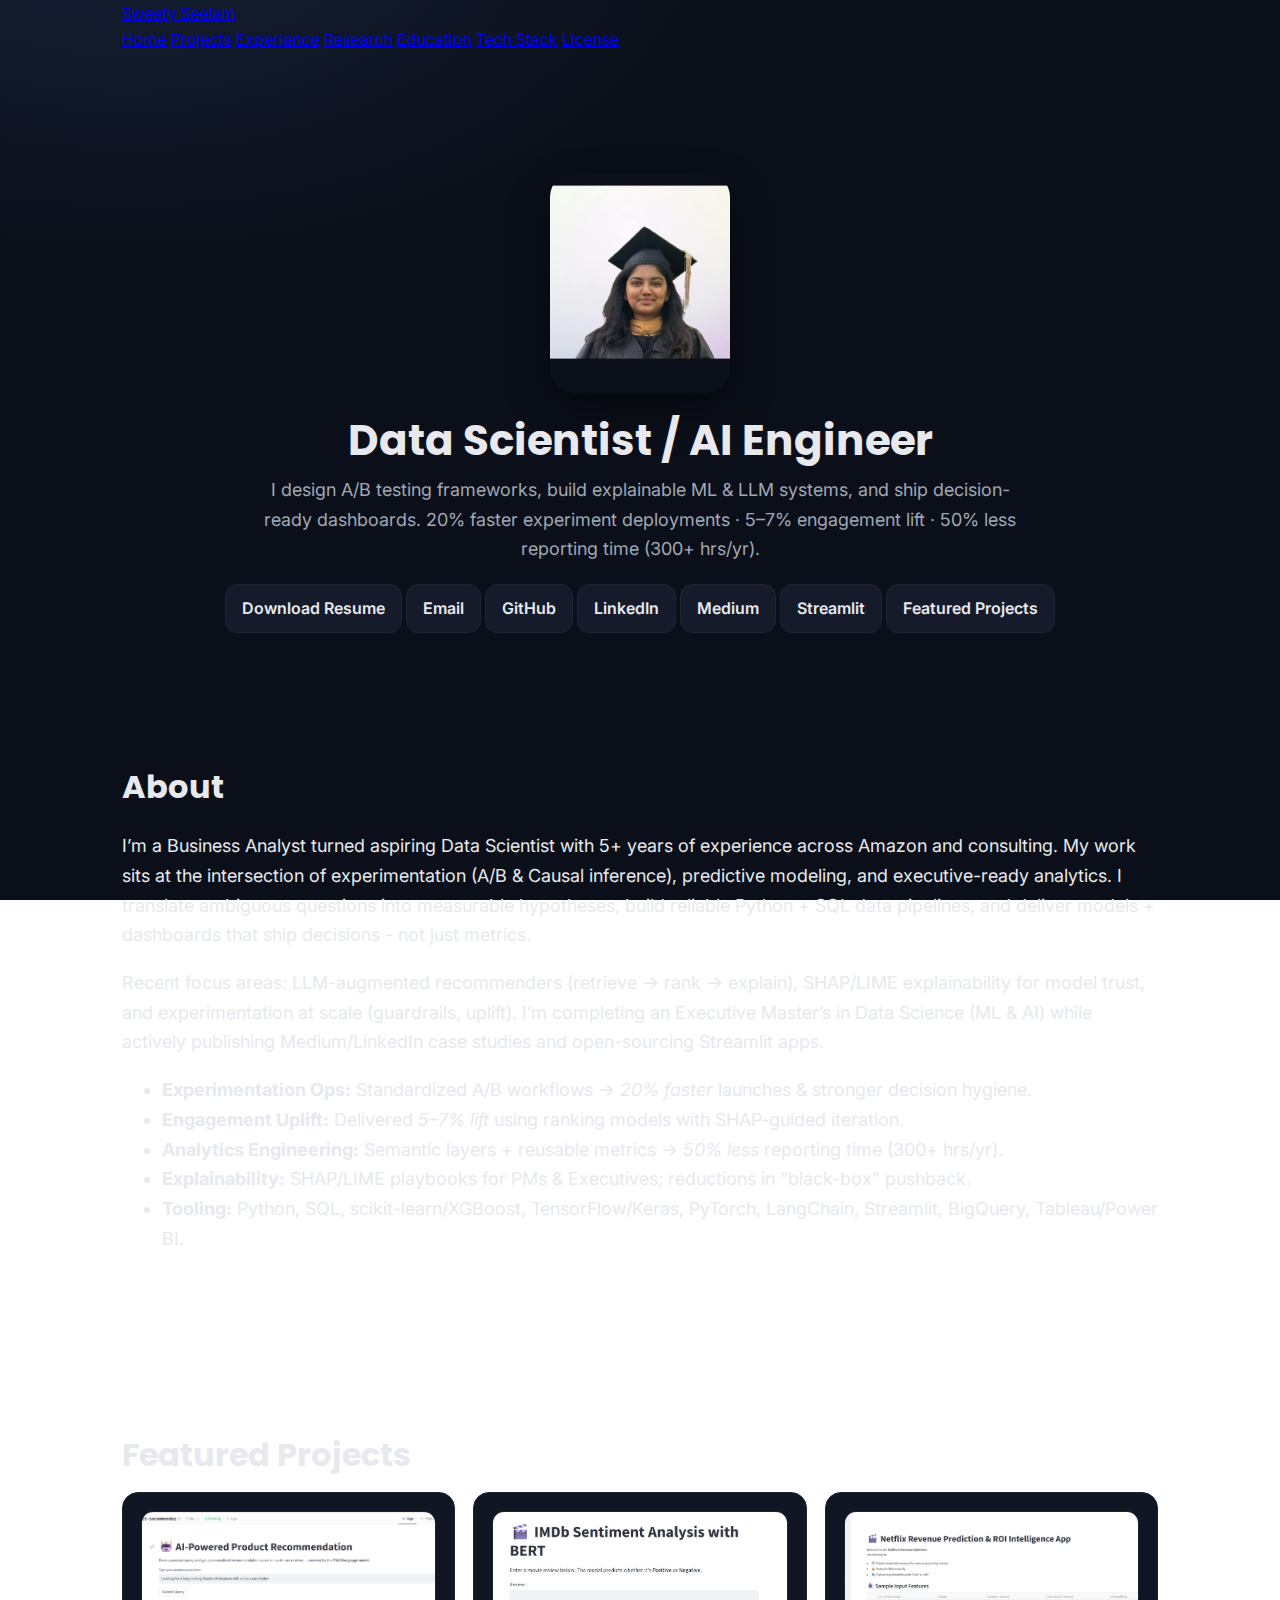
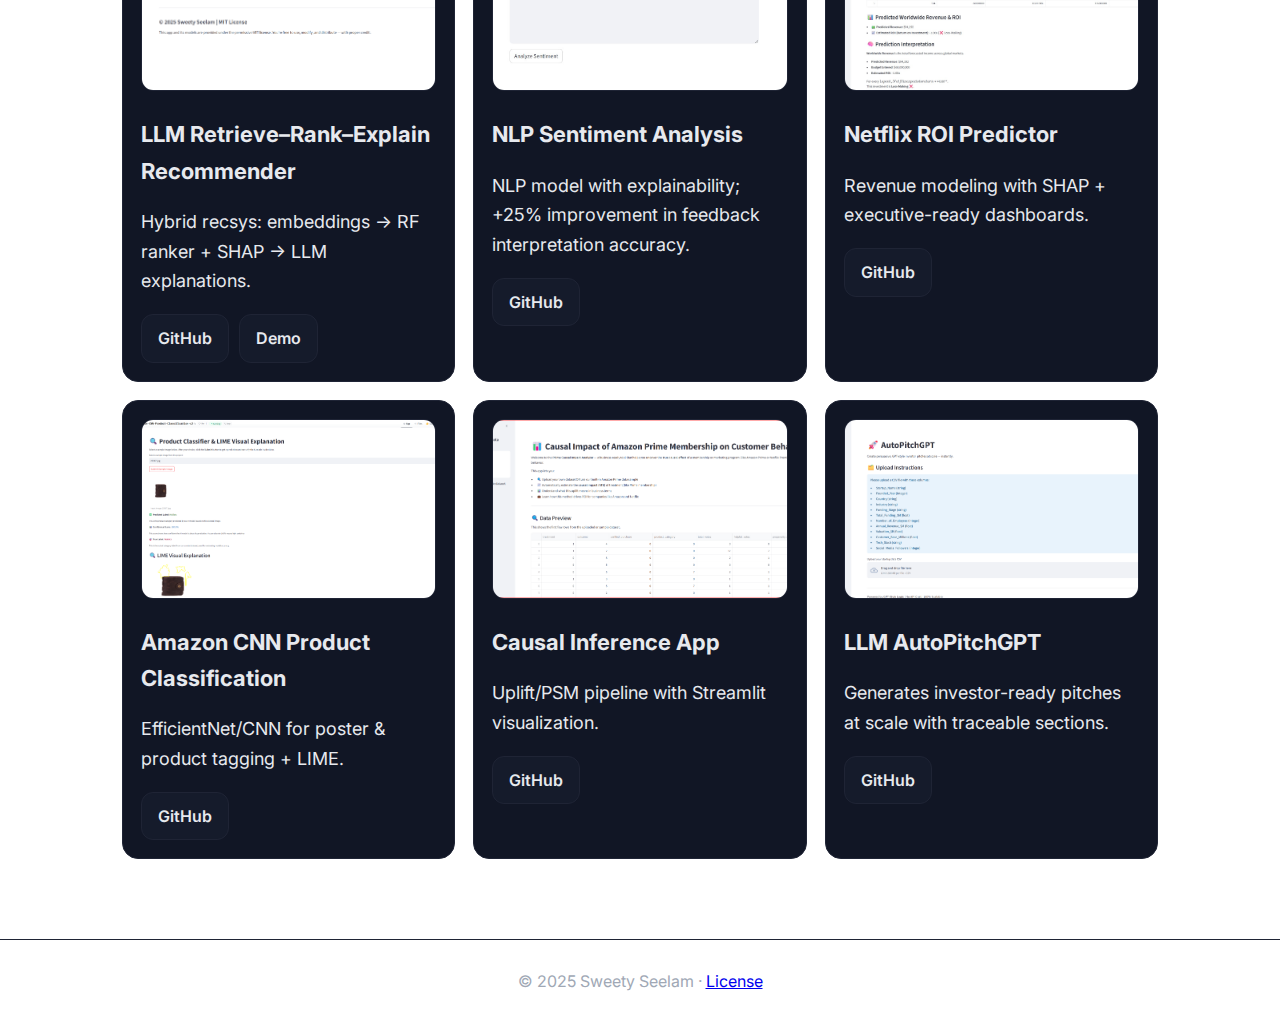
<file: index.html>
<!DOCTYPE html> 
<html lang="en" light-mode="dark">
<head>
  <meta charset="UTF-8" />
  <title>Sweety Seelam | Data Scientist / AI Engineer</title>
  <meta name="viewport" content="width=device-width, initial-scale=1" />
  <!-- Global CSS -->
  <link rel="stylesheet" href="assets/css/main.css" />
  <link rel="stylesheet" href="assets/css/app.css" />
  <!-- Page CSS -->
  <link rel="stylesheet" href="assets/css/home.css" />
  <link rel="stylesheet" href="assets/css/cursor.css" />
  <style>
    /* Hero avatar: rectangular, smaller height, less white space above head */
    .hero .avatar{
      width: 180px;                     /* overall width of the frame */
      height: 220px;                    /* shorter visible height */
      margin: 0 auto 1.5rem;
      border: none !important;          /* kill any circle/red border from other CSS */
      border-radius: 24px !important;   /* rounded rectangle */
      overflow: hidden !important;      /* crop inside this frame */
      box-shadow: 0 18px 40px rgba(0,0,0,0.45);
      display: flex;
      justify-content: center;
      align-items: center;
    }

    .hero .avatar img{
      width: 100%;
      height: auto;
      object-fit: cover;
      transform: translateY(-6%);       /* move image slightly up → less white above hat */
      display: block;
    }

    /* Button spacing on small screens */
    .hero-actions{
      flex-wrap: wrap;
      gap: .6rem;
    }
  </style>
</head>
<body class="no-scroll-preload">

  <!-- Top nav -->
  <header class="site-header">
    <div class="container nav-wrap">
      <a class="brand" href="index.html">Sweety Seelam</a>
      <nav class="main-nav">
        <a class="active" href="index.html">Home</a>
        <a href="projects.html">Projects</a>
        <a href="experience.html">Experience</a>
        <a href="research.html">Research</a>
        <a href="education.html">Education</a>
        <a href="techstack.html">Tech Stack</a>
        <a href="license.html">License</a>
      </nav>
    </div>
  </header>

  <!-- Hero -->
  <section class="hero">
    <div class="container hero-inner">
      <div class="avatar">
        <!-- Put your image at assets/images/home/profile.png (exact name, lowercase) -->
        <img src="assets/images/home/profile.png" alt="Sweety Seelam" />
      </div>

      <h1>Data Scientist / AI Engineer</h1>
      <p class="subtitle">
        I design A/B testing frameworks, build explainable ML & LLM systems, and ship decision-ready dashboards.
        20% faster experiment deployments · 5–7% engagement lift · 50% less reporting time (300+ hrs/yr).
      </p>

      <div class="hero-actions">
        <!-- Make sure the file exists at /assets/docs/Sweety_Seelam_Resume_2025.pdf -->
        <a class="btn primary" href="assets/docs/Sweety_Seelam_Resume_2025.pdf" download="Sweety_Seelam_Resume_2025.pdf">Download Resume</a>
        <a class="btn primary" href="mailto:sweetyseelam8@gmail.com">Email</a>
        <a class="btn" href="https://github.com/SweetySeelam2" target="_blank" rel="noopener">GitHub</a>
        <a class="btn" href="https://www.linkedin.com/in/sweetyrao670/" target="_blank" rel="noopener">LinkedIn</a>
        <a class="btn" href="https://medium.com/@sweetyseelam" target="_blank" rel="noopener">Medium</a>
        <a class="btn" href="https://share.streamlit.io/user/sweetyseelam2" target="_blank" rel="noopener">Streamlit</a>
        <a class="btn" href="#featured-projects">Featured Projects</a>
      </div>
    </div>
  </section>

  <!-- About (expanded) -->
  <section class="section">
    <div class="container">
      <h2>About</h2>

      <p class="about-blurb">
        I’m a Business Analyst turned aspiring Data Scientist with 5+ years of experience across Amazon and consulting.
        My work sits at the intersection of experimentation (A/B & Causal inference), predictive modeling, and
        executive-ready analytics. I translate ambiguous questions into measurable hypotheses, build reliable
        Python + SQL data pipelines, and deliver models + dashboards that ship decisions - not just metrics.
      </p>

      <p class="about-blurb">
        Recent focus areas: LLM-augmented recommenders (retrieve → rank → explain), SHAP/LIME explainability for model
        trust, and experimentation at scale (guardrails, uplift). I’m completing an Executive Master’s in Data
        Science (ML & AI) while actively publishing Medium/LinkedIn case studies and open-sourcing Streamlit apps.
      </p>

      <ul class="about-list">
        <li><strong>Experimentation Ops:</strong> Standardized A/B workflows → <em>20% faster</em> launches & stronger decision hygiene.</li>
        <li><strong>Engagement Uplift:</strong> Delivered <em>5–7% lift</em> using ranking models with SHAP-guided iteration.</li>
        <li><strong>Analytics Engineering:</strong> Semantic layers + reusable metrics → <em>50% less</em> reporting time (300+ hrs/yr).</li>
        <li><strong>Explainability:</strong> SHAP/LIME playbooks for PMs & Executives; reductions in “black-box” pushback.</li>
        <li><strong>Tooling:</strong> Python, SQL, scikit-learn/XGBoost, TensorFlow/Keras, PyTorch, LangChain, Streamlit, BigQuery, Tableau/Power BI.</li>
      </ul>
    </div>
  </section>

  <!-- Featured Projects -->
  <section class="section" id="featured-projects">
    <div class="container">
      <h2>Featured Projects</h2>
      <div class="grid cards">

        <!-- LLM Retrieve–Rank–Explain -->
        <article class="card">
          <img src="assets/images/projects-images/llm-recommender-app.png" alt="LLM Retrieve–Rank–Explain Recommender" />
          <h3>LLM Retrieve–Rank–Explain Recommender</h3>
          <p>Hybrid recsys: embeddings → RF ranker + SHAP → LLM explanations.</p>
          <div class="actions">
            <a class="btn" href="https://github.com/SweetySeelam2/LLM_Recommendation_Amazon" target="_blank" rel="noopener">GitHub</a>
            <a class="btn primary" href="https://huggingface.co/spaces/sweetyseelam/llm-product-recommender" target="_blank" rel="noopener">Demo</a>
          </div>
        </article>

        <!-- IMDb Sentiment (BERT + SHAP/LIME) -->
        <article class="card">
          <img src="assets/images/projects-images/nlp-sentiment-analysis-app.png" alt="NLP Sentiment Analysis" />
          <h3>NLP Sentiment Analysis</h3>
          <p>NLP model with explainability; +25% improvement in feedback interpretation accuracy.</p>
          <div class="actions">
            <a class="btn" href="https://github.com/SweetySeelam2/NLP_SentimentAnalysis" target="_blank" rel="noopener">GitHub</a>
          </div>
        </article>

        <!-- Netflix ROI -->
        <article class="card">
          <img src="assets/images/projects-images/revenue-predictor-app.jpg" alt="Netflix ROI Predictor" />
          <h3>Netflix ROI Predictor</h3>
          <p>Revenue modeling with SHAP + executive-ready dashboards.</p>
          <div class="actions">
            <a class="btn" href="https://github.com/SweetySeelam2/Netflix_Revenue_Predictor" target="_blank" rel="noopener">GitHub</a>
          </div>
        </article>

        <!-- CNN Product classifier -->
        <article class="card">
          <img src="assets/images/projects-images/cnn-dl-app.png" alt="CNN Product Image Classification" />
          <h3>Amazon CNN Product Classification</h3>
          <p>EfficientNet/CNN for poster & product tagging + LIME.</p>
          <div class="actions">
            <a class="btn" href="https://github.com/SweetySeelam2/Amazon-CNN-Product-Classification" target="_blank" rel="noopener">GitHub</a>
          </div>
        </article>

        <!-- Causal inference -->
        <article class="card">
          <img src="assets/images/projects-images/causal_inference_app.png" alt="Causal Inference App" />
          <h3>Causal Inference App</h3>
          <p>Uplift/PSM pipeline with Streamlit visualization.</p>
          <div class="actions">
            <a class="btn" href="https://github.com/SweetySeelam2/Casual_Inference_streamlit" target="_blank" rel="noopener">GitHub</a>
          </div>
        </article>

        <!-- AutoPitchGPT -->
        <article class="card">
          <img src="assets/images/projects-images/llm-autopitchGPT-app.png" alt="AutoPitchGPT" />
          <h3>LLM AutoPitchGPT</h3>
          <p>Generates investor-ready pitches at scale with traceable sections.</p>
          <div class="actions">
            <a class="btn" href="https://github.com/SweetySeelam2/LLM_AutoPitchGPT" target="_blank" rel="noopener">GitHub</a>
          </div>
        </article>

      </div>
    </div>
  </section>

  <footer class="site-footer">
    <div class="container">&copy; 2025 Sweety Seelam · <a href="license.html">License</a>
    </div> 
</footer>

  <!-- Scripts -->
  <script src="assets/js/app.js"></script>
  <script src="assets/js/dynamicTitle.js"></script>
  <script src="assets/js/cursor.js"></script>
</body>
</html>
</file>
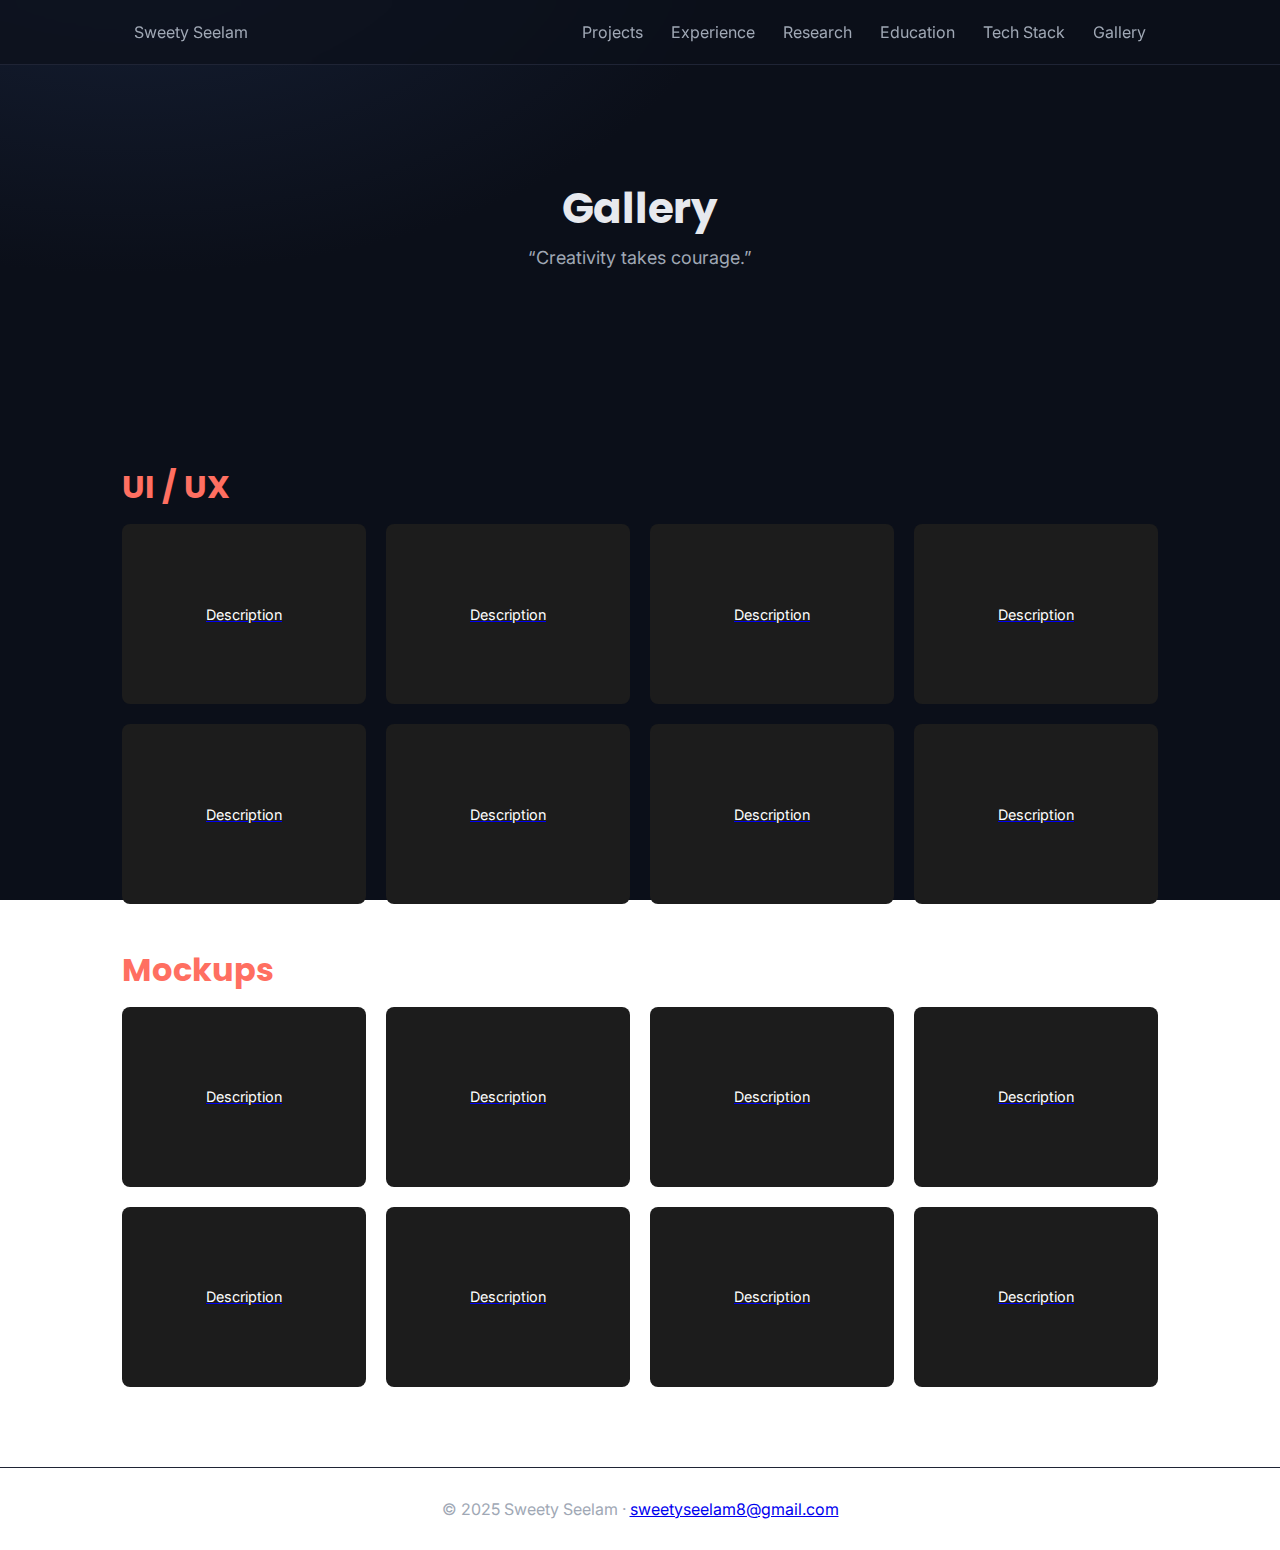
<file: design.html>
<!DOCTYPE html>
<html lang="en" light-mode="dark">
<head>
  <meta charset="UTF-8" />
  <title>Sweety Seelam | Gallery</title>
  <meta name="viewport" content="width=device-width, initial-scale=1" />

  <!-- Global CSS (order matters) -->
  <link rel="stylesheet" href="assets/css/main.css">
  <link rel="stylesheet" href="assets/css/app.css">
  <!-- Page-specific CSS -->
  <link rel="stylesheet" href="assets/css/design.css">
  <link rel="stylesheet" href="assets/css/cursor.css">

  <link id="favicon" rel="icon" href="assets/images/favicon.png" type="image/png">
  <meta name="description" content="UI/UX and mockup gallery by Sweety Seelam." />
</head>
<body class="no-scroll-preload">

  <!-- Nav -->
  <nav class="nav">
    <div class="container">
      <a class="logo" href="index.html">Sweety Seelam</a>
      <div class="links">
        <a href="projects.html">Projects</a>
        <a href="experience.html">Experience</a>
        <a href="research.html">Research</a>
        <a href="education.html">Education</a>
        <a href="techstack.html">Tech Stack</a>
        <a href="design.html">Gallery</a>
      </div>
    </div>
  </nav>

  <!-- Hero -->
  <header class="hero">
    <div class="container">
      <h1>Gallery</h1>
      <p class="subtitle">“Creativity takes courage.”</p>
    </div>
  </header>

  <!-- Gallery -->
  <section class="section">
    <div class="container container_gallery">

      <div class="item1">
        <h2>UI / UX</h2>
        <div class="gallery_section">
          <div class="staggered-grid">
            <div class="picture-container">
              <a href="assets/images/designs/ui_ux/1.svg" target="_blank" rel="noopener noreferrer"><span>Description</span></a>
            </div>
            <div class="picture-container">
              <a href="assets/images/designs/ui_ux/2.svg" target="_blank" rel="noopener noreferrer"><span>Description</span></a>
            </div>
            <div class="picture-container">
              <a href="assets/images/designs/ui_ux/3.svg" target="_blank" rel="noopener noreferrer"><span>Description</span></a>
            </div>
            <div class="picture-container">
              <a href="assets/images/designs/ui_ux/4.svg" target="_blank" rel="noopener noreferrer"><span>Description</span></a>
            </div>
            <div class="picture-container">
              <a href="assets/images/designs/ui_ux/5.svg" target="_blank" rel="noopener noreferrer"><span>Description</span></a>
            </div>
            <div class="picture-container">
              <a href="assets/images/designs/ui_ux/6.svg" target="_blank" rel="noopener noreferrer"><span>Description</span></a>
            </div>
            <div class="picture-container">
              <a href="assets/images/designs/ui_ux/7.svg" target="_blank" rel="noopener noreferrer"><span>Description</span></a>
            </div>
            <div class="picture-container">
              <a href="assets/images/designs/ui_ux/8.svg" target="_blank" rel="noopener noreferrer"><span>Description</span></a>
            </div>
          </div>
        </div>
      </div>

      <div class="item2">
        <h2>Mockups</h2>
        <div class="gallery_section">
          <div class="staggered-grid">
            <div class="picture-container">
              <a href="assets/images/designs/mockups/1.svg" target="_blank" rel="noopener noreferrer"><span>Description</span></a>
            </div>
            <div class="picture-container">
              <a href="assets/images/designs/mockups/2.svg" target="_blank" rel="noopener noreferrer"><span>Description</span></a>
            </div>
            <div class="picture-container">
              <a href="assets/images/designs/mockups/3.svg" target="_blank" rel="noopener noreferrer"><span>Description</span></a>
            </div>
            <div class="picture-container">
              <a href="assets/images/designs/mockups/4.svg" target="_blank" rel="noopener noreferrer"><span>Description</span></a>
            </div>
            <div class="picture-container">
              <a href="assets/images/designs/mockups/5.svg" target="_blank" rel="noopener noreferrer"><span>Description</span></a>
            </div>
            <div class="picture-container">
              <a href="assets/images/designs/mockups/6.svg" target="_blank" rel="noopener noreferrer"><span>Description</span></a>
            </div>
            <div class="picture-container">
              <a href="assets/images/designs/mockups/7.svg" target="_blank" rel="noopener noreferrer"><span>Description</span></a>
            </div>
            <div class="picture-container">
              <a href="assets/images/designs/mockups/8.svg" target="_blank" rel="noopener noreferrer"><span>Description</span></a>
            </div>
          </div>
        </div>
      </div>

    </div>
  </section>

  <footer>
    <div class="container">
      © 2025 Sweety Seelam · <a href="mailto:sweetyseelam8@gmail.com">sweetyseelam8@gmail.com</a>
    </div>
  </footer>

  <!-- JS (order matters) -->
  <script src="assets/js/app.js"></script>
  <script src="assets/js/dynamicTitle.js"></script>
  <script src="assets/js/cursor.js"></script>
</body>
</html>
</file>
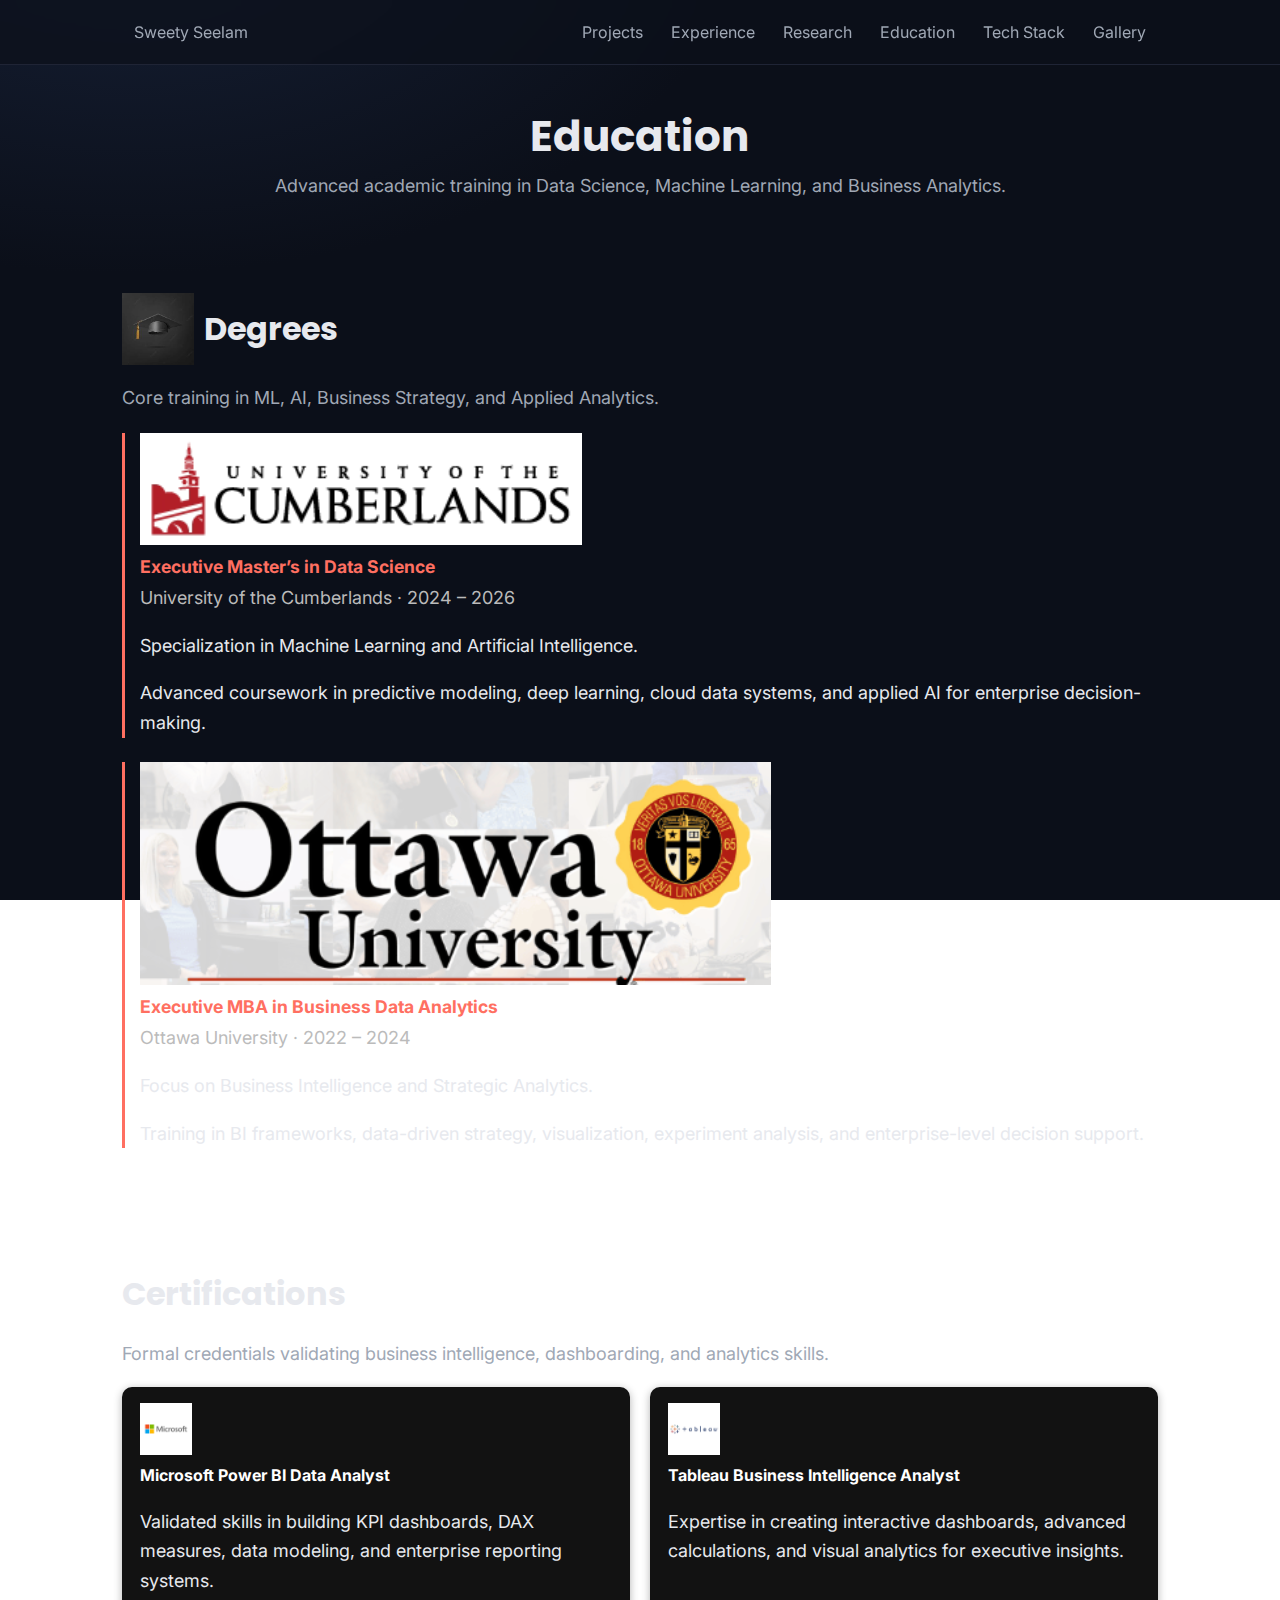
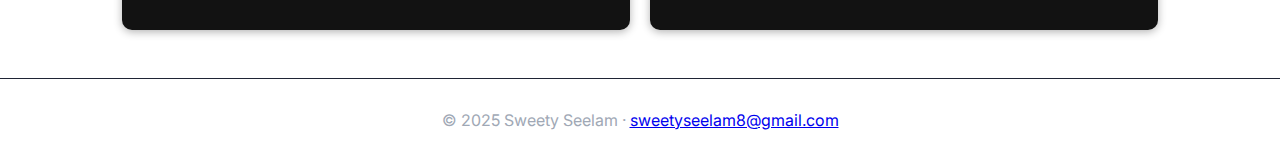
<file: education.html>
<!DOCTYPE html>
<html lang="en" light-mode="dark">
<head>
  <meta charset="UTF-8" />
  <title>Sweety Seelam | Education</title>
  <meta name="viewport" content="width=device-width, initial-scale=1" />

  <!-- Global CSS -->
  <link rel="stylesheet" href="assets/css/main.css">
  <link rel="stylesheet" href="assets/css/app.css">

  <!-- Page-specific CSS -->
  <link rel="stylesheet" href="assets/css/education.css?v=1001">
  <link rel="stylesheet" href="assets/css/cursor.css">

  <link id="favicon" rel="icon" href="assets/images/favicon.png" type="image/png">
</head>

<body class="no-scroll-preload">

  <!-- Nav -->
  <nav class="nav">
    <div class="container">
      <a class="logo" href="index.html">Sweety Seelam</a>
      <div class="links">
        <a href="projects.html">Projects</a>
        <a href="experience.html">Experience</a>
        <a href="research.html">Research</a>
        <a href="education.html">Education</a>
        <a href="techstack.html">Tech Stack</a>
        <a href="design.html">Gallery</a>
      </div>
    </div>
  </nav>

  <!-- Hero -->
  <header class="hero small-hero">
    <div class="container">
      <h1>Education</h1>
      <p class="subtitle">Advanced academic training in Data Science, Machine Learning, and Business Analytics.</p>
    </div>
  </header>

  <!-- Degrees -->
  <section class="section">
    <div class="container">
      <h2 class="degrees-heading">
        <img src="assets/images/education-page/education.png?v=4" class="heading-icon" alt="">
        <span>Degrees</span>
      </h2>

      <p class="section__desc">Core training in ML, AI, Business Strategy, and Applied Analytics.</p>

      <div id="educationTimeline" data-education-target></div>
    </div>
  </section>

  <!-- Certifications -->
  <section class="section">
    <div class="container">
      <h2>Certifications</h2>
      <p class="section__desc">
        Formal credentials validating business intelligence, dashboarding, and analytics skills.
      </p>
      <div class="grid" id="certGrid" data-cert-target></div>
    </div>
  </section>

  <footer>
    <div class="container">© 2025 Sweety Seelam · 
      <a href="mailto:sweetyseelam8@gmail.com">sweetyseelam8@gmail.com</a>
    </div>
  </footer>

  <script src="assets/js/app.js"></script>
  <script src="assets/js/dynamicTitle.js"></script>
  <script src="assets/js/cursor.js"></script>

  <!-- Page-specific -->
  <script src="assets/js/education.js"></script>

</body>
</html>
</file>
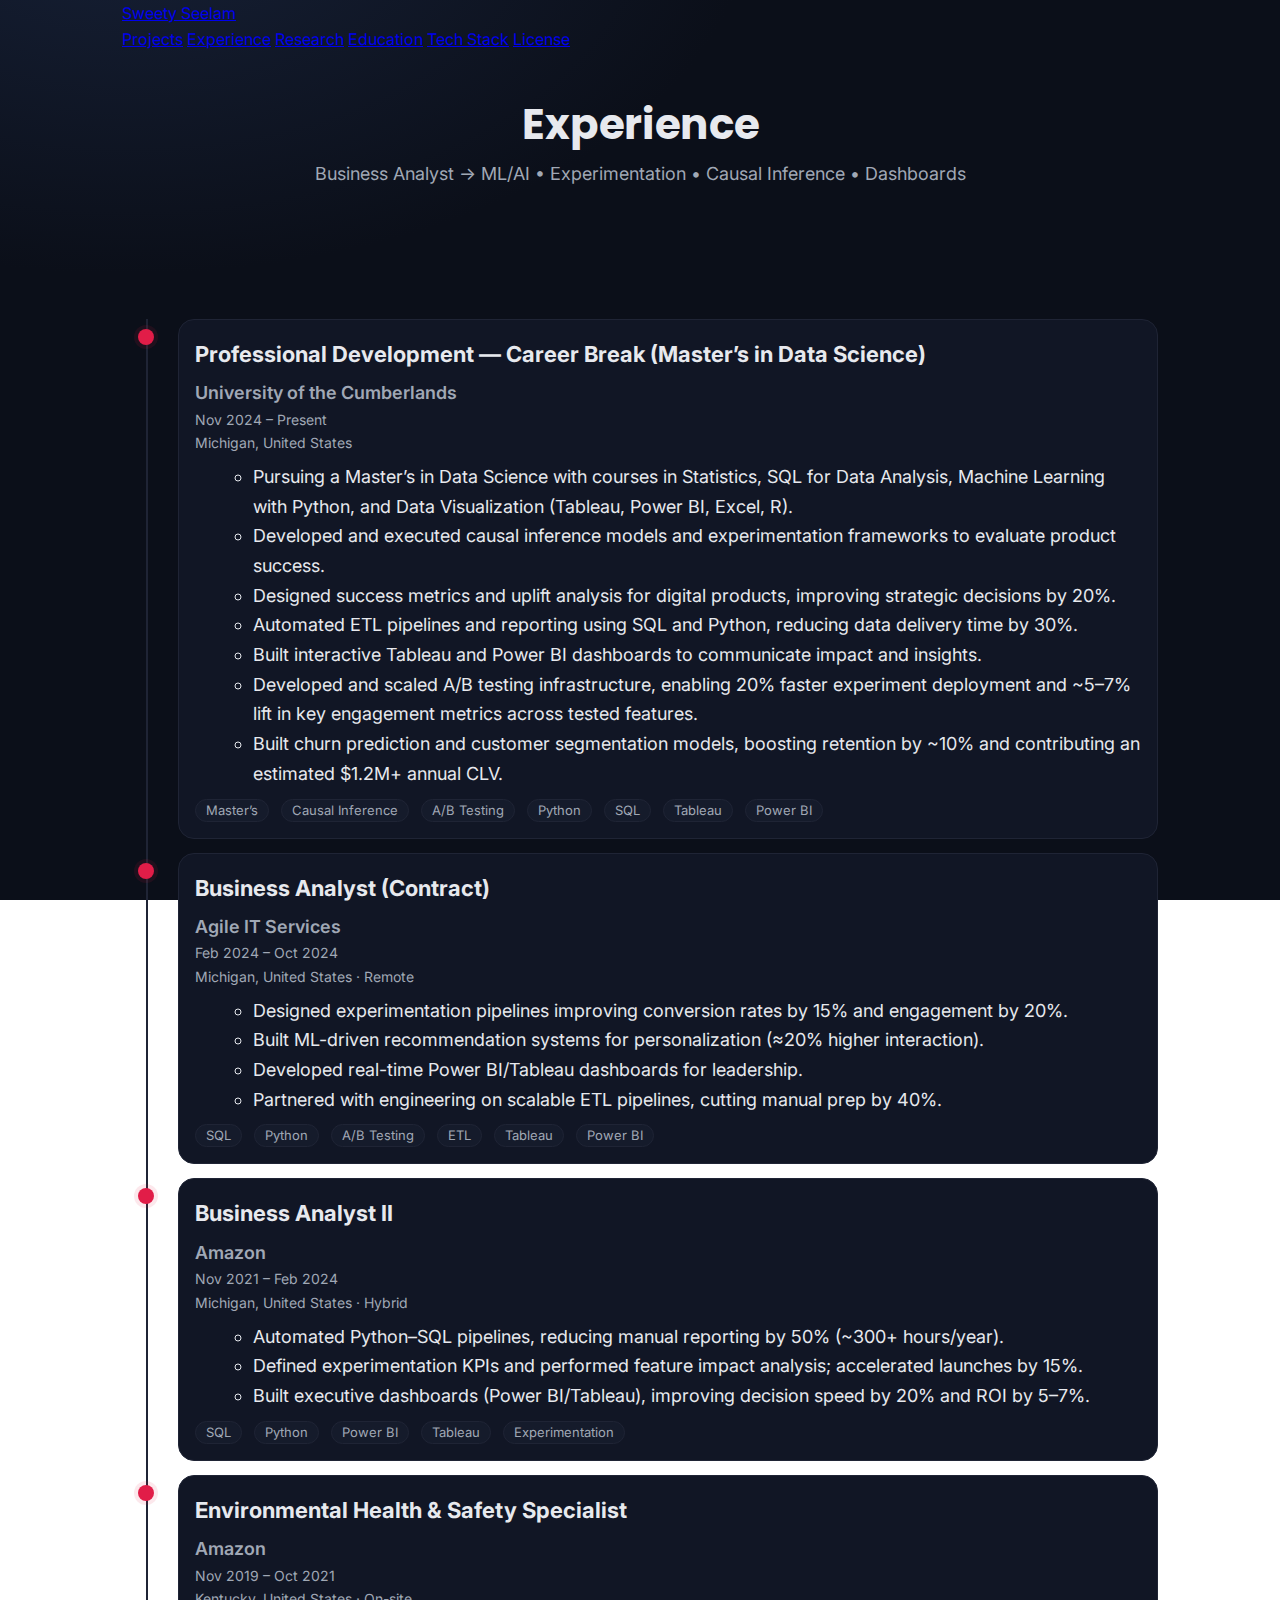
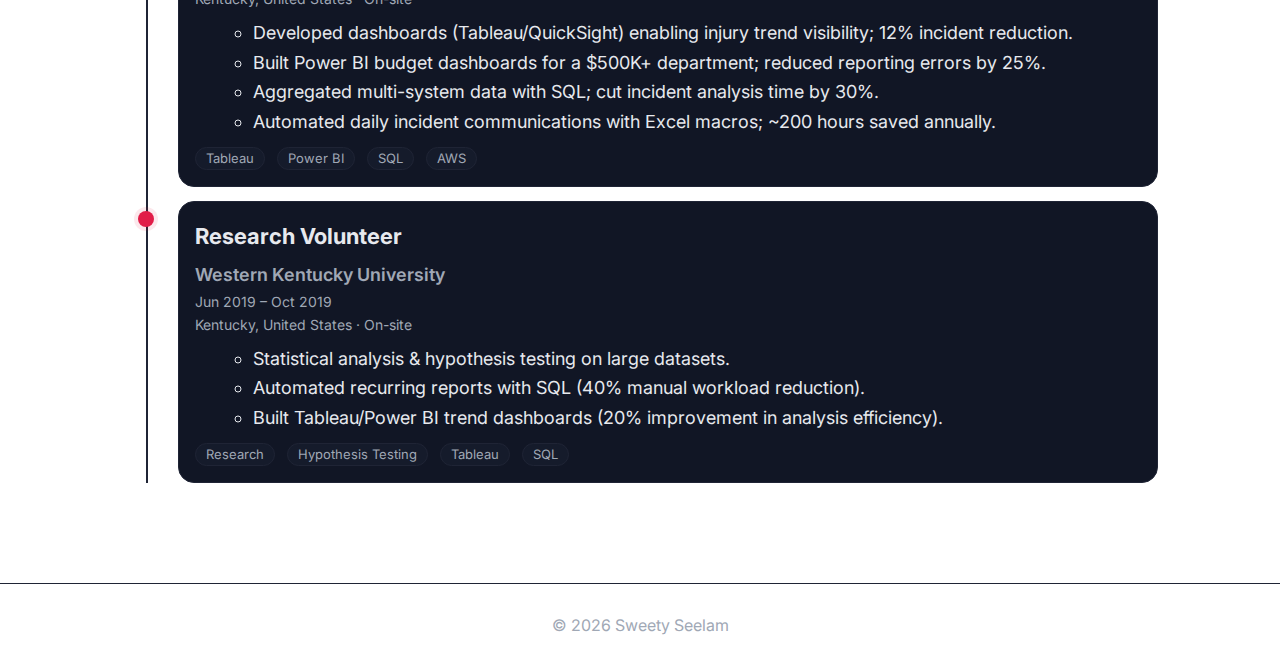
<file: experience.html>
<!DOCTYPE html>
<html lang="en" light-mode="dark">
<head>
  <meta charset="UTF-8" />
  <title>Sweety Seelam | Experience</title>
  <meta name="viewport" content="width=device-width, initial-scale=1" />

  <!-- Global styles -->
  <link rel="stylesheet" href="assets/css/main.css" />
  <link rel="stylesheet" href="assets/css/app.css" />
  <!-- Page-specific -->
  <link rel="stylesheet" href="assets/css/experience.css" />
  <link rel="stylesheet" href="assets/css/cursor.css" />
  <meta name="description" content="Business Analyst → ML/AI • Experimentation • Causal Inference • Dashboards" />
</head>
<body class="theme-dark">

  <!-- Unified header/nav (same structure as projects/research/etc.) -->
  <header class="site-header">
    <div class="container nav-wrap">
      <a class="brand" href="index.html">Sweety Seelam</a>
      <nav class="main-nav">
        <a href="projects.html">Projects</a>
        <a href="experience.html" class="active">Experience</a>
        <a href="research.html">Research</a>
        <a href="education.html">Education</a>
        <a href="techstack.html">Tech Stack</a>
        <a href="license.html">License</a>
      </nav>
    </div>
  </header>

  <!-- Hero -->
  <header class="hero" role="banner">
    <div class="container">
      <h1>Experience</h1>
      <p class="subtitle">Business Analyst → ML/AI • Experimentation • Causal Inference • Dashboards</p>
    </div>
  </header>

  <main class="section" id="content" tabindex="-1">
    <div class="container">
      <ol id="experience-list" class="timeline" aria-live="polite" aria-busy="false"></ol>
    </div>
  </main>

  <footer role="contentinfo">
    © <span id="year"></span> Sweety Seelam
  </footer>

  <!-- Shared JS -->
  <script src="assets/js/app.js"></script>
  <script src="assets/js/dynamicTitle.js"></script>
  <script src="assets/js/cursor.js"></script>
  <!-- Page JS -->
  <script src="assets/js/experience.js"></script>
  <script>
    (function(){
      var y = document.getElementById('year');
      if (y) y.textContent = new Date().getFullYear();
    })();
  </script>
</body>
</html>
</file>
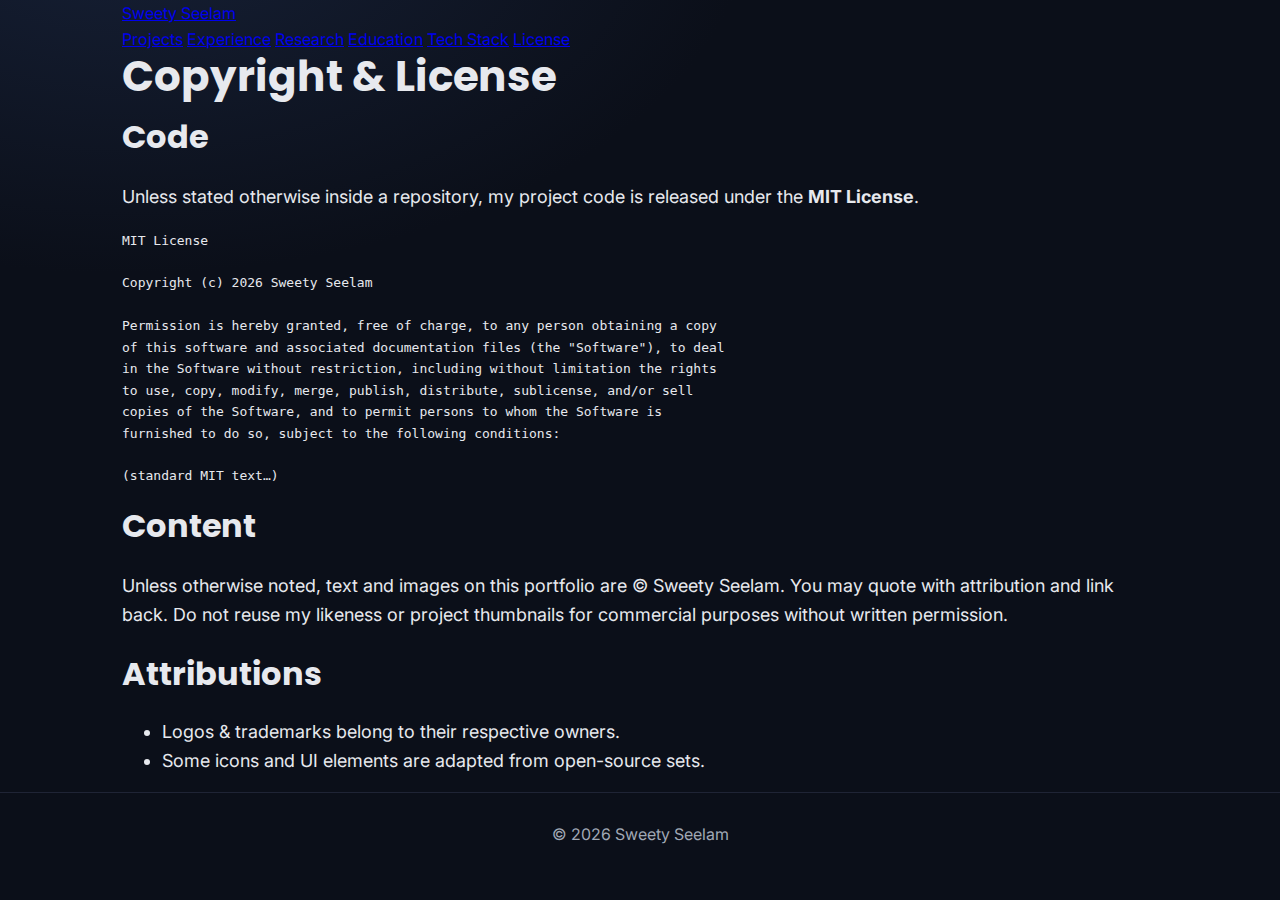
<file: license.html>
<!doctype html>
<html lang="en">
<head>
  <meta charset="utf-8" />
  <title>License · Sweety Seelam</title>
  <meta name="viewport" content="width=device-width, initial-scale=1" />
  <link href="assets/css/main.css" rel="stylesheet" />
</head>
<body class="theme-dark">
  <header class="site-header">
    <div class="container nav-wrap">
      <a class="brand" href="index.html">Sweety Seelam</a>
      <nav class="main-nav">
        <a href="projects.html">Projects</a>
        <a href="experience.html">Experience</a>
        <a href="research.html">Research</a>
        <a href="education.html">Education</a>
        <a href="techstack.html">Tech Stack</a>
        <a class="active" href="license.html">License</a>
      </nav>
    </div>
  </header>

  <section class="page-title">
    <div class="container">
      <h1>Copyright & License</h1>
    </div>
  </section>

  <section class="container prose">
    <h2>Code</h2>
    <p>Unless stated otherwise inside a repository, my project code is released under the <strong>MIT License</strong>.</p>
    <pre><code>MIT License

Copyright (c) <span id="y">2025</span> Sweety Seelam

Permission is hereby granted, free of charge, to any person obtaining a copy
of this software and associated documentation files (the "Software"), to deal
in the Software without restriction, including without limitation the rights
to use, copy, modify, merge, publish, distribute, sublicense, and/or sell
copies of the Software, and to permit persons to whom the Software is
furnished to do so, subject to the following conditions:

(standard MIT text…)
</code></pre>

    <h2>Content</h2>
    <p>
      Unless otherwise noted, text and images on this portfolio are © Sweety Seelam. 
      You may quote with attribution and link back. Do not reuse my likeness or project
      thumbnails for commercial purposes without written permission.
    </p>

    <h2>Attributions</h2>
    <ul>
      <li>Logos & trademarks belong to their respective owners.</li>
      <li>Some icons and UI elements are adapted from open-source sets.</li>
    </ul>
  </section>

  <footer class="site-footer">
    <div class="container small">
      © <span id="y2"></span> Sweety Seelam
    </div>
  </footer>
  <script>
    const y = new Date().getFullYear();
    document.getElementById('y').textContent = y;
    document.getElementById('y2').textContent = y;
  </script>
</body>
</html>
</file>
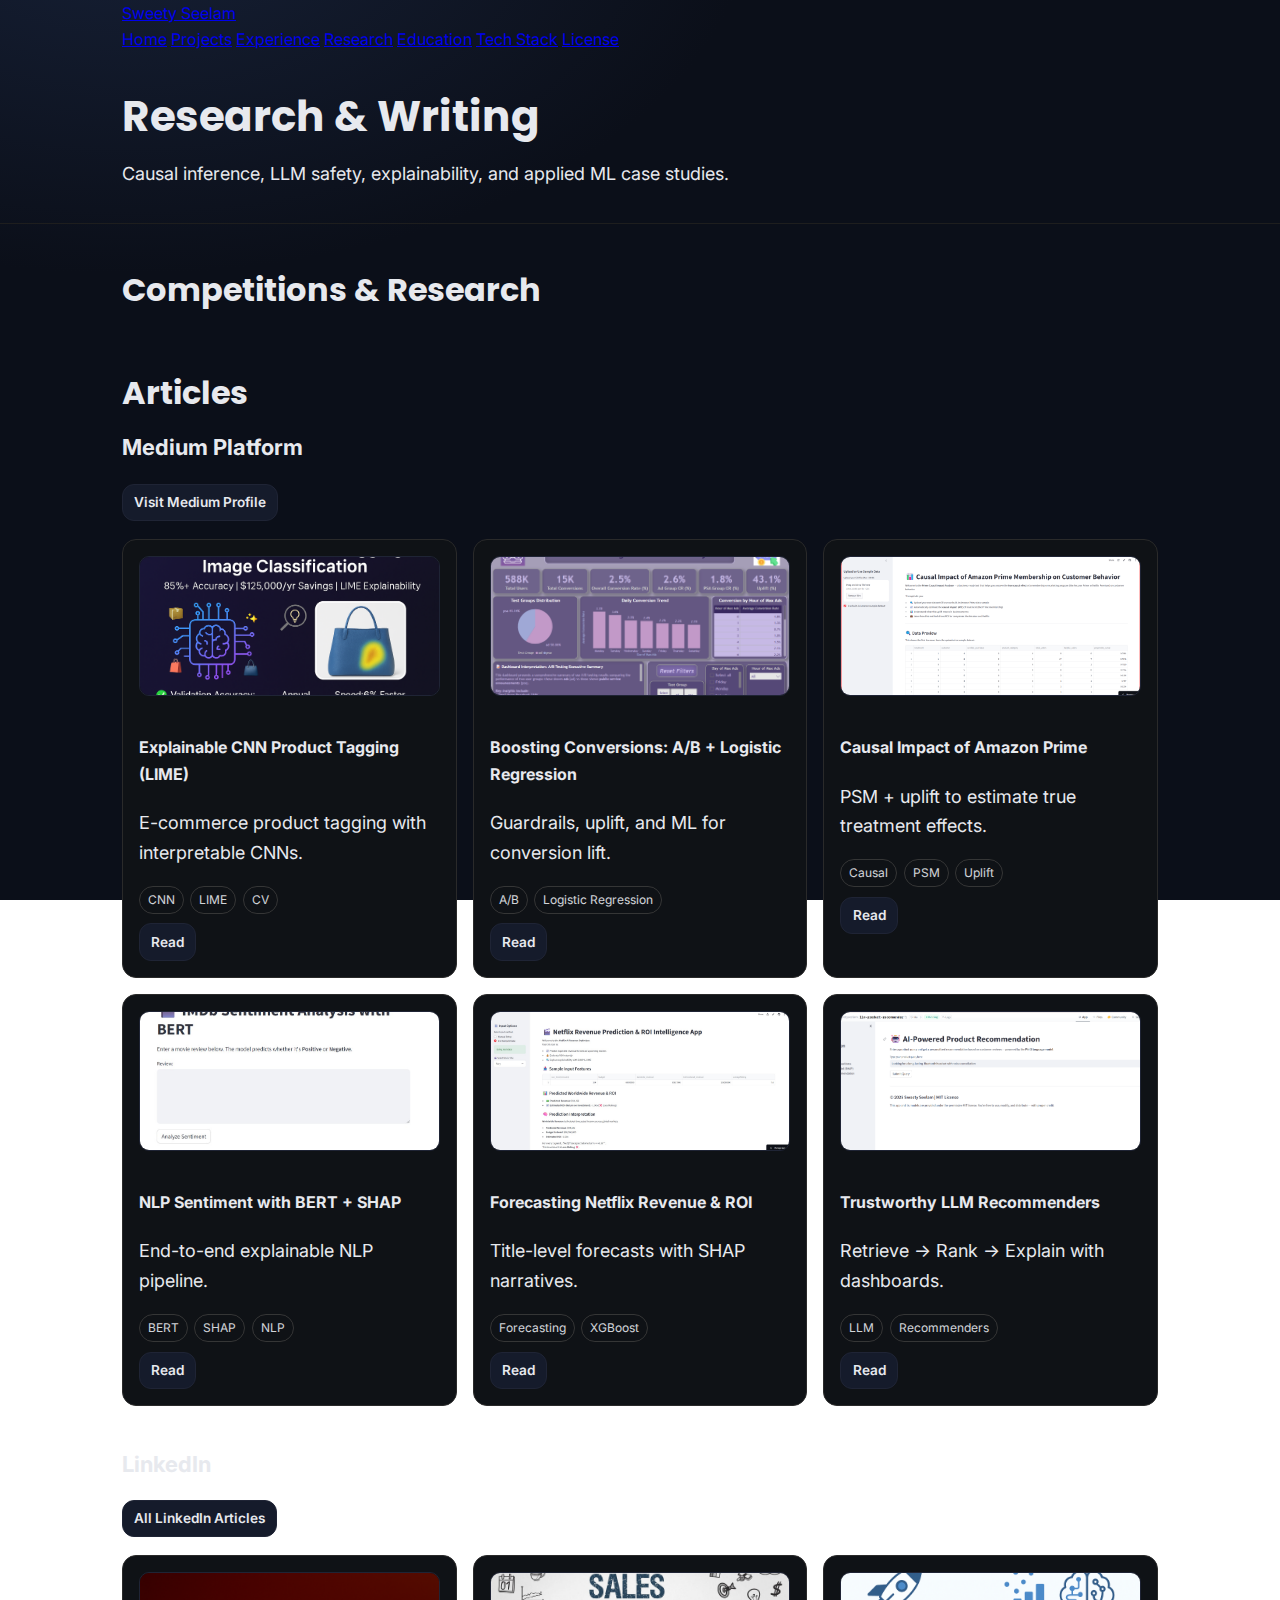
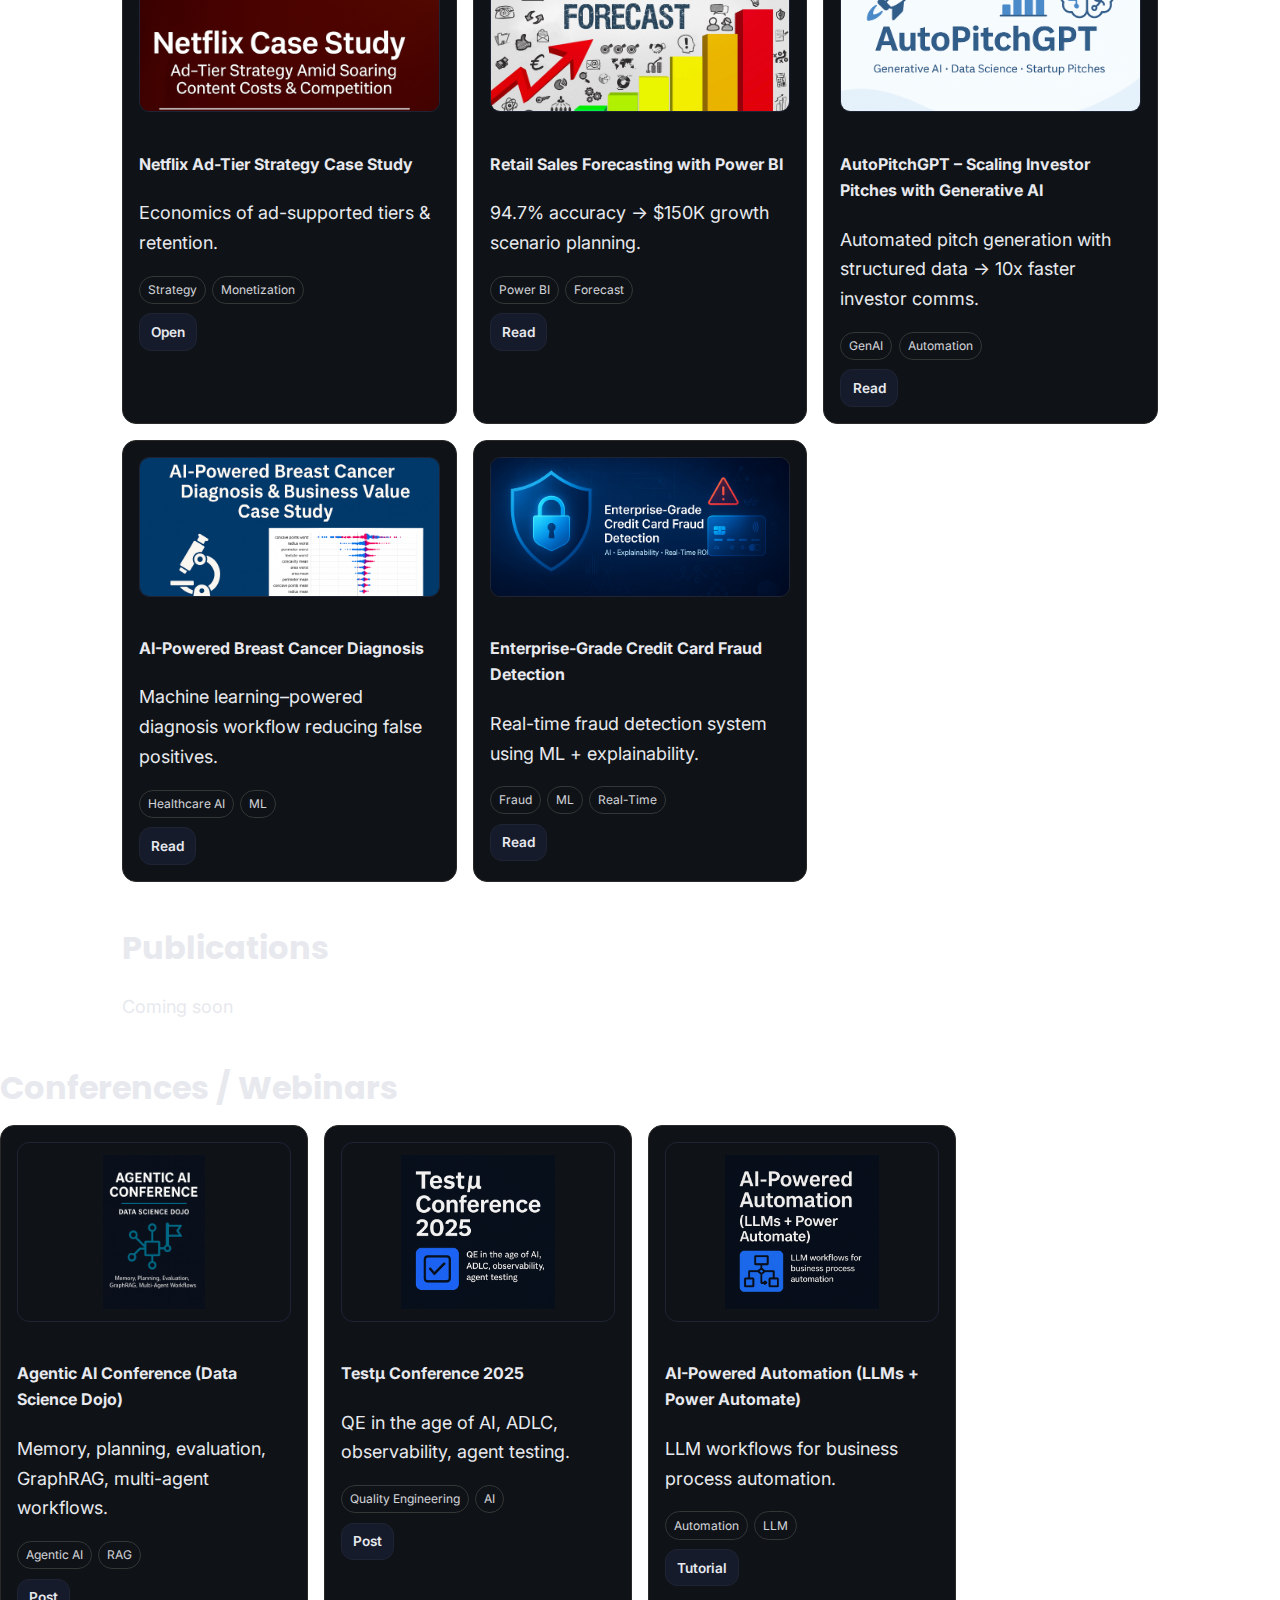
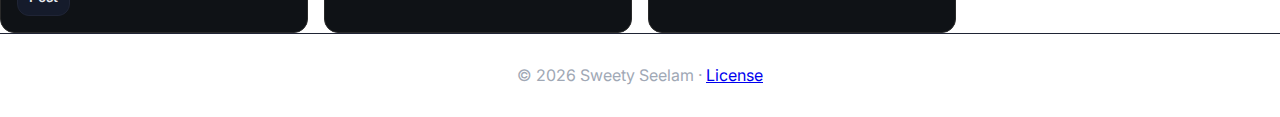
<file: research.html>
<!doctype html>
<html lang="en">
<head>
  <meta charset="utf-8" />
  <title>Sweety Seelam · Research & Articles</title>
  <meta name="viewport" content="width=device-width, initial-scale=1" />
  <link href="assets/css/main.css" rel="stylesheet" />
  <link href="assets/css/research.css" rel="stylesheet" />
</head>
<body class="theme-dark">
  <header class="site-header">
    <div class="container nav-wrap">
      <a class="brand" href="index.html">Sweety Seelam</a>
      <nav class="main-nav">
        <a href="index.html">Home</a>
        <a href="projects.html">Projects</a>
        <a href="experience.html">Experience</a>
        <a class="active" href="research.html">Research</a>
        <a href="education.html">Education</a>
        <a href="techstack.html">Tech Stack</a>
        <a href="license.html">License</a>
      </nav>
    </div>
  </header>

  <section class="page-title">
    <div class="container">
      <h1>Research & Writing</h1>
      <p>Causal inference, LLM safety, explainability, and applied ML case studies.</p>
    </div>
  </section>

  <!-- Competitions & Research (filled by research.js) -->
  <section class="container section-gap">
    <h2>Competitions & Research</h2>
    <div class="grid cards" data-research-list></div>
  </section>

  <!-- ARTICLES -->
  <section class="container section-gap" id="articles">
    <h2>Articles</h2>

    <h3>Medium Platform</h3>
    <p>
      <a class="btn small" target="_blank" rel="noopener" href="https://medium.com/@sweetyseelam">Visit Medium Profile</a>
    </p>

    <div class="grid cards">
      <!-- All requested Medium articles as card + button -->
      <article class="card">
        <img src="assets/images/projects-images/cnn-amazon.png" alt="">
        <h4>Explainable CNN Product Tagging (LIME)</h4>
        <p>E-commerce product tagging with interpretable CNNs.</p>
        <div class="tag-row"><span class="chip">CNN</span><span class="chip">LIME</span><span class="chip">CV</span></div>
        <a class="btn small" target="_blank" rel="noopener" href="https://medium.com/@sweetyseelam/revolutionizing-e-commerce-product-tagging-explainable-cnn-based-image-classification-with-lime-deb104b8fb84">Read</a>
      </article>

      <article class="card">
        <img src="assets/images/projects-images/ab-testing-conversion-app.png" alt="">
        <h4>Boosting Conversions: A/B + Logistic Regression</h4>
        <p>Guardrails, uplift, and ML for conversion lift.</p>
        <div class="tag-row"><span class="chip">A/B</span><span class="chip">Logistic Regression</span></div>
        <a class="btn small" target="_blank" rel="noopener" href="https://medium.com/@sweetyseelam/boosting-conversions-with-a-b-testing-logistic-regression-a-real-world-marketing-intelligence-7069f74390c9">Read</a>
      </article>

      <article class="card">
        <img src="assets/images/projects-images/causal_inference_app.png" alt="">
        <h4>Causal Impact of Amazon Prime</h4>
        <p>PSM + uplift to estimate true treatment effects.</p>
        <div class="tag-row"><span class="chip">Causal</span><span class="chip">PSM</span><span class="chip">Uplift</span></div>
        <a class="btn small" target="_blank" rel="noopener" href="https://medium.com/@sweetyseelam/causal-impact-of-amazon-prime-membership-on-customer-behavior-8a48884eea30">Read</a>
      </article>

      <article class="card">
        <img src="assets/images/projects-images/nlp-sentiment-analysis-app.jpg" alt="">
        <h4>NLP Sentiment with BERT + SHAP</h4>
        <p>End-to-end explainable NLP pipeline.</p>
        <div class="tag-row"><span class="chip">BERT</span><span class="chip">SHAP</span><span class="chip">NLP</span></div>
        <a class="btn small" target="_blank" rel="noopener" href="https://medium.com/@sweetyseelam/nlp-sentiment-classification-explainability-with-bert-and-shap-604bc998cee8">Read</a>
      </article>

      <article class="card">
        <img src="assets/images/projects-images/revenue-predictor-app.jpg" alt="">
        <h4>Forecasting Netflix Revenue & ROI</h4>
        <p>Title-level forecasts with SHAP narratives.</p>
        <div class="tag-row"><span class="chip">Forecasting</span><span class="chip">XGBoost</span></div>
        <a class="btn small" target="_blank" rel="noopener" href="https://medium.com/@sweetyseelam/forecasting-netflix-revenue-roi-with-ai-7b8fda679b80">Read</a>
      </article>

      <article class="card">
        <img src="assets/images/projects-images/llm-recommender-app.png" alt="">
        <h4>Trustworthy LLM Recommenders</h4>
        <p>Retrieve → Rank → Explain with dashboards.</p>
        <div class="tag-row"><span class="chip">LLM</span><span class="chip">Recommenders</span></div>
        <a class="btn small" target="_blank" rel="noopener" href="https://medium.com/@sweetyseelam/amazon-product-recommendation-engine-trust-model-accuracy-dashboard-693fa8ceaf7e">Read</a>
      </article>
    </div>

    <h3 class="section-gap">LinkedIn</h3>
    <p>
      <a class="btn small" target="_blank" rel="noopener" href="https://www.linkedin.com/in/sweetyrao670/recent-activity/articles/">All LinkedIn Articles</a>
    </p>

    <div class="grid cards">
      <!-- Example LinkedIn write-ups tied to repos (buttoned) -->
      <article class="card">
        <img src="assets/images/projects-images/netflix_ad-tier_strategy.png" alt="">
        <h4>Netflix Ad-Tier Strategy Case Study</h4>
        <p>Economics of ad-supported tiers & retention.</p>
        <div class="tag-row"><span class="chip">Strategy</span><span class="chip">Monetization</span></div>
        <a class="btn small" target="_blank" rel="noopener" href="https://www.linkedin.com/pulse/surviving-streaming-wars-netflixs-high-stakes-gamble-ad-tiers-seelam-oedkf/?trackingId=umjmJ9feS5yunvAJTxuBlg%3D%3D">Open</a>
      </article>

      <article class="card">
        <img src="assets/images/projects-images/Retail-Sales.png" alt="">
        <h4>Retail Sales Forecasting with Power BI</h4>
        <p>94.7% accuracy → $150K growth scenario planning.</p>
        <div class="tag-row"><span class="chip">Power BI</span><span class="chip">Forecast</span></div>
        <a class="btn small" target="_blank" rel="noopener" href="https://www.linkedin.com/pulse/retail-sales-forecasting-performance-dashboard-power-bi-sweety-seelam-ognlc/?trackingId=22XTfzOSRuqGsr8rn6zzMQ%3D%3D">Read</a>
      </article>

      <article class="card">
        <img src="assets/images/projects-images/LLM-AutopPitchGPT.png" alt="">
        <h4>AutoPitchGPT – Scaling Investor Pitches with Generative AI</h4>
        <p>Automated pitch generation with structured data → 10x faster investor comms.</p>
        <div class="tag-row"><span class="chip">GenAI</span><span class="chip">Automation</span></div>
        <a class="btn small" target="_blank" rel="noopener" href="https://www.linkedin.com/pulse/autopitchgpt-scaling-investor-pitches-generative-ai-sweety-seelam-baqdc/?trackingId=umjmJ9feS5yunvAJTxuBlg%3D%3D">Read</a>
      </article>

      <article class="card">
        <img src="assets/images/projects-images/breast-cancer.png" alt="">
        <h4>AI-Powered Breast Cancer Diagnosis</h4>
        <p>Machine learning–powered diagnosis workflow reducing false positives.</p>
        <div class="tag-row"><span class="chip">Healthcare AI</span><span class="chip">ML</span></div>
        <a class="btn small" target="_blank" rel="noopener" href="https://www.linkedin.com/pulse/case-study-ai-powered-breast-cancer-diagnosis-using-machine-seelam-ug5mc/?trackingId=22XTfzOSRuqGsr8rn6zzMQ%3D%3D">Read</a>
      </article>

      <article class="card">
        <img src="assets/images/projects-images/fraud-detection.png" alt="">
        <h4>Enterprise-Grade Credit Card Fraud Detection</h4>
        <p>Real-time fraud detection system using ML + explainability.</p>
        <div class="tag-row"><span class="chip">Fraud</span><span class="chip">ML</span><span class="chip">Real-Time</span></div>
        <a class="btn small" target="_blank" rel="noopener" href="https://www.linkedin.com/pulse/enterprise-grade-credit-card-fraud-detection-real-time-sweety-seelam-34loc/?trackingId=22XTfzOSRuqGsr8rn6zzMQ%3D%3D">Read</a>
      </article>
  </div>
  </section>

  <!-- PUBLICATIONS -->
  <section class="container section-gap" id="publications">
    <h2>Publications</h2>
    <p>Coming soon</p>
  </section>

  <!-- CONFERENCES / WEBINARS -->
  <section class="section-gap conference-section">
    <h2>Conferences / Webinars</h2>
    <div class="grid cards">
      <article class="card">
        <img src="assets/images/projects-images/agentic-ai-conference.png" alt="">
        <h4>Agentic AI Conference (Data Science Dojo)</h4>
        <p>Memory, planning, evaluation, GraphRAG, multi-agent workflows.</p>
        <div class="tag-row"><span class="chip">Agentic AI</span><span class="chip">RAG</span></div>
        <a class="btn small" target="_blank" rel="noopener" href="https://www.linkedin.com/feed/update/urn:li:activity:7361193722698502144/">Post</a>
      </article>
      <article class="card">
        <img src="assets/images/projects-images/testu-conference.png" alt="">
        <h4>Testμ Conference 2025</h4>
        <p>QE in the age of AI, ADLC, observability, agent testing.</p>
        <div class="tag-row"><span class="chip">Quality Engineering</span><span class="chip">AI</span></div>
        <a class="btn small" target="_blank" rel="noopener" href="https://www.linkedin.com/feed/update/urn:li:activity:7364408669138063360/">Post</a>
      </article>
      <article class="card">
        <img src="assets/images/projects-images/llm-automation-webinar.png" alt="">
        <h4>AI-Powered Automation (LLMs + Power Automate)</h4>
        <p>LLM workflows for business process automation.</p>
        <div class="tag-row"><span class="chip">Automation</span><span class="chip">LLM</span></div>
        <a class="btn small" target="_blank" rel="noopener" href="https://datasciencedojo.com/tutorial/ai-powered-automation-power-automate/">Tutorial</a>
      </article>
    </div>
  </section>

  <footer class="site-footer">
    <div class="container small">
      © <span id="y"></span> Sweety Seelam · <a href="license.html">License</a>
    </div>
  </footer>

  <script>document.getElementById('y').textContent = new Date().getFullYear();</script>
  <script src="assets/js/research.js"></script>
</body>
</html>
</file>
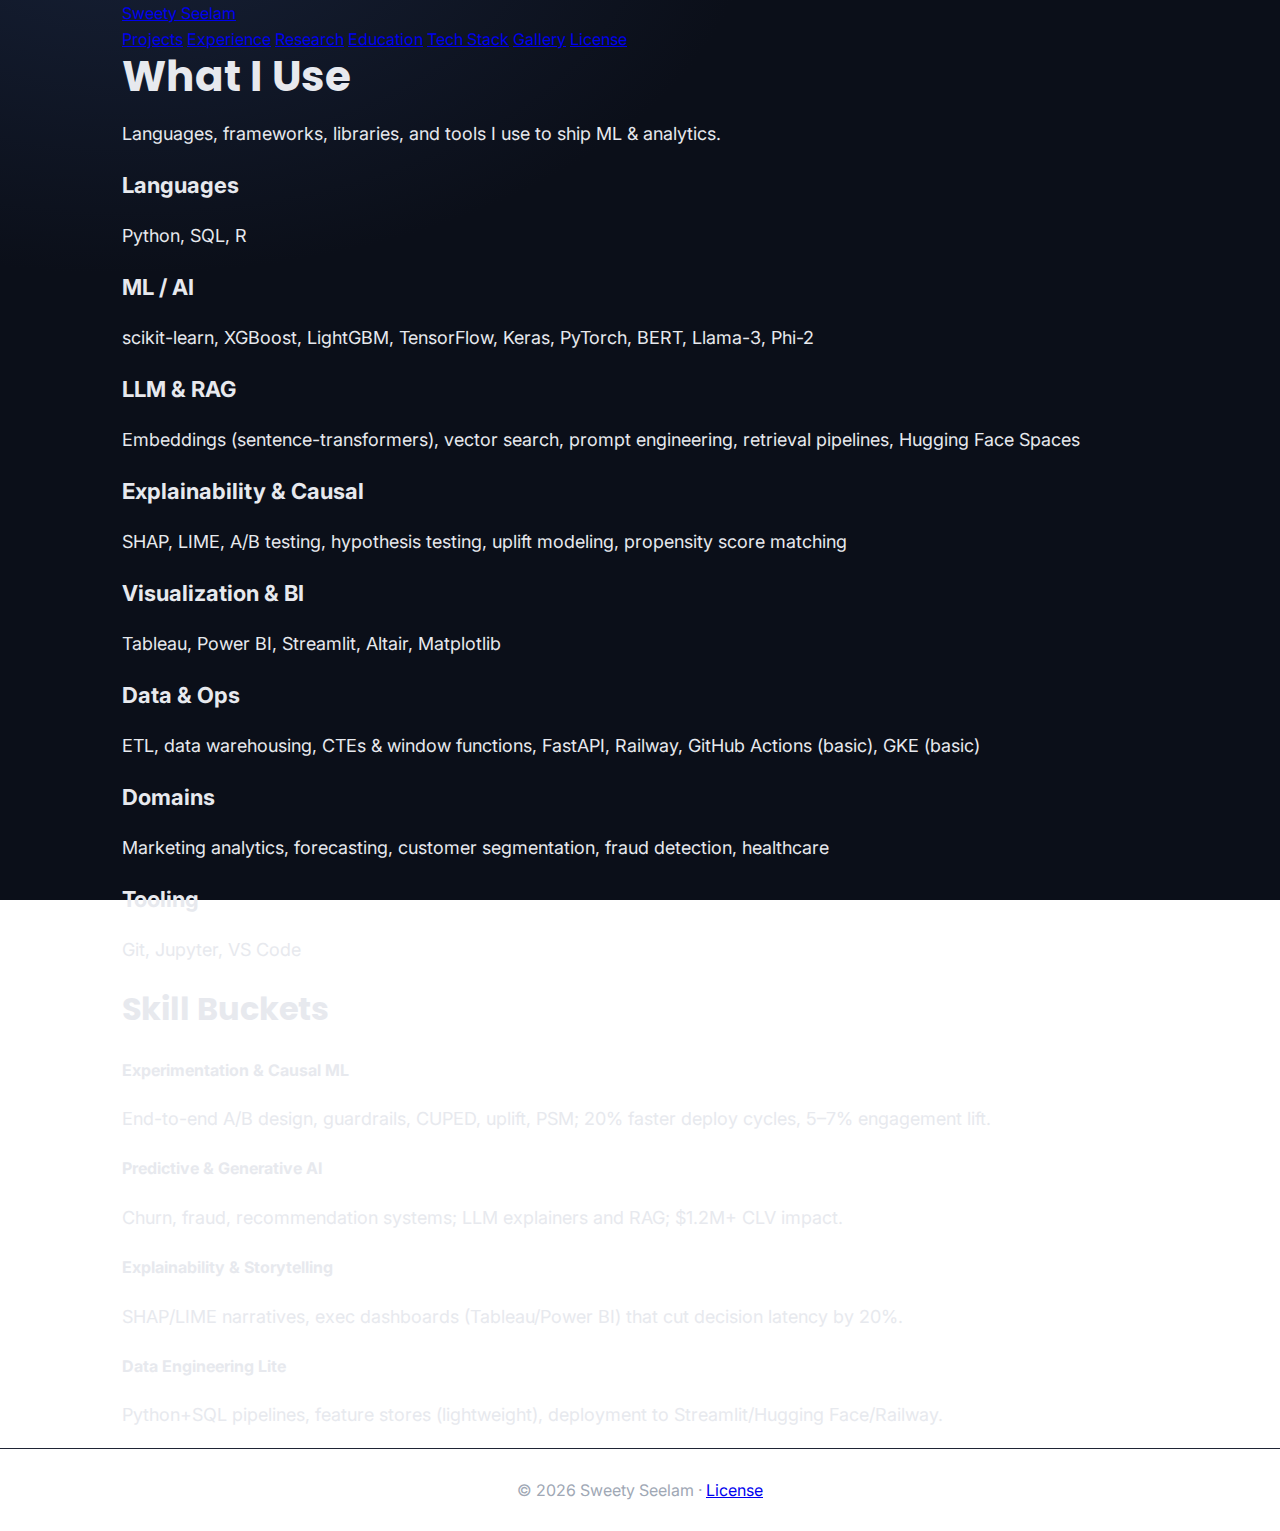
<file: techstack.html>
<!doctype html>
<html lang="en">
<head>
  <meta charset="utf-8" />
  <title>Sweety Seelam · Tech Stack</title>
  <meta name="viewport" content="width=device-width, initial-scale=1" />
  <link href="assets/css/techstack.css" rel="stylesheet" />
  <link href="assets/css/main.css" rel="stylesheet" />
</head>
<body class="theme-dark">
  <header class="site-header">
    <div class="container nav-wrap">
      <a class="brand" href="index.html">Sweety Seelam</a>
      <nav class="main-nav">
        <a href="projects.html">Projects</a>
        <a href="experience.html">Experience</a>
        <a href="research.html">Research</a>
        <a href="education.html">Education</a>
        <a class="active" href="techstack.html">Tech Stack</a>
        <a href="design.html">Gallery</a>
        <a href="license.html">License</a>
      </nav>
    </div>
  </header>

  <section class="page-title">
    <div class="container">
      <h1>What I Use</h1>
      <p>Languages, frameworks, libraries, and tools I use to ship ML & analytics.</p>
    </div>
  </section>

  <section class="stack container">
    <div class="stack-grid">
      <div>
        <h3>Languages</h3>
        <p>Python, SQL, R</p>
        <h3>ML / AI</h3>
        <p>scikit-learn, XGBoost, LightGBM, TensorFlow, Keras, PyTorch, BERT, Llama-3, Phi-2</p>
        <h3>LLM & RAG</h3>
        <p>Embeddings (sentence-transformers), vector search, prompt engineering, retrieval pipelines, Hugging Face Spaces</p>
      </div>
      <div>
        <h3>Explainability & Causal</h3>
        <p>SHAP, LIME, A/B testing, hypothesis testing, uplift modeling, propensity score matching</p>
        <h3>Visualization & BI</h3>
        <p>Tableau, Power BI, Streamlit, Altair, Matplotlib</p>
        <h3>Data & Ops</h3>
        <p>ETL, data warehousing, CTEs & window functions, FastAPI, Railway, GitHub Actions (basic), GKE (basic)</p>
      </div>
      <div>
        <h3>Domains</h3>
        <p>Marketing analytics, forecasting, customer segmentation, fraud detection, healthcare</p>
        <h3>Tooling</h3>
        <p>Git, Jupyter, VS Code</p>
      </div>
    </div>
  </section>

  <section class="buckets container">
    <h2>Skill Buckets</h2>
    <div class="bucket-grid">
      <article>
        <h4>Experimentation & Causal ML</h4>
        <p>End-to-end A/B design, guardrails, CUPED, uplift, PSM; 20% faster deploy cycles, 5–7% engagement lift.</p>
      </article>
      <article>
        <h4>Predictive & Generative AI</h4>
        <p>Churn, fraud, recommendation systems; LLM explainers and RAG; $1.2M+ CLV impact.</p>
      </article>
      <article>
        <h4>Explainability & Storytelling</h4>
        <p>SHAP/LIME narratives, exec dashboards (Tableau/Power BI) that cut decision latency by 20%.</p>
      </article>
      <article>
        <h4>Data Engineering Lite</h4>
        <p>Python+SQL pipelines, feature stores (lightweight), deployment to Streamlit/Hugging Face/Railway.</p>
      </article>
    </div>
  </section>

  <footer class="site-footer">
    <div class="container small">
      © <span id="y"></span> Sweety Seelam · <a href="license.html">License</a>
    </div>
  </footer>
  <script>document.getElementById('y').textContent = new Date().getFullYear();</script>
</body>
</html>
</file>
<file: assets/css/main.css>
/* PATH: assets/css/main.css */
/* ====== Base Theme ====== */
@import url('https://fonts.googleapis.com/css2?family=Inter:wght@400;600;700&family=Poppins:wght@600;700&display=swap');

:root{
  --bg: #0b0f19;
  --text: #e7e9ee;
  --muted: #a0a8b5;
  --card: #111625;
  --surface: #151b2b;
  --border: #1f2435;
  --accent: #e11d48; /* primary */
  --radius: 16px;
  --shadow: 0 18px 50px rgba(0,0,0,.35);

  /* sizing helpers */
  --container: 1100px;
}

*{ box-sizing: border-box; }
html, body { margin:0; padding:0; }
body{
  font-family: Inter, system-ui, -apple-system, Segoe UI, Roboto, Arial, "Noto Sans";
  background: radial-gradient(1200px 700px at 10% -10%, #162036 0%, #0b0f19 52%) fixed;
  color: var(--text);
  line-height: 1.65;
}

.container{
  max-width: var(--container);
  margin-inline: auto;
  padding-inline: clamp(16px, 4vw, 32px);
}

/* ====== Nav (if not using Bootstrap) ====== */
.nav{
  position: sticky; top: 0; z-index: 60;
  backdrop-filter: blur(10px);
  background: rgba(11,15,25,.7);
  border-bottom: 1px solid var(--border);
}
.nav .container{ display:flex; align-items:center; justify-content:space-between; height:64px; }
.nav a{ color: var(--muted); text-decoration:none; padding:8px 12px; border-radius:12px; }
.nav a:hover{ color: var(--text); background: var(--surface); }

/* ====== Typography ====== */
h1{ font-family:Poppins, Inter, sans-serif; font-weight:700; font-size: clamp(28px, 4vw, 42px); line-height:1.15; margin: 0 0 10px; }
h2{ font-family:Poppins, Inter, sans-serif; font-weight:700; font-size: clamp(22px, 3.2vw, 32px); margin: 0 0 10px; }
h3{ font-weight:700; font-size: clamp(18px, 2.4vw, 22px); margin: 8px 0 6px; }
p, li{ font-size: clamp(16px, 2.1vw, 18px); color: var(--text); }

/* ====== Buttons ====== */
.btn{
  background: var(--surface); border: 1px solid var(--border);
  color: var(--text); text-decoration:none; font-weight:600;
  padding: 10px 16px; border-radius: 12px; transition: transform .15s, background .2s;
  display:inline-flex; align-items:center; gap:8px;
}
.btn:hover{ transform: translateY(-1px); background: #1a2033; }
.btn--primary{ background: linear-gradient(135deg, var(--accent), #f43f5e); border:none; }

/* ====== Sections & Cards ====== */
.section{ padding: clamp(48px, 8vw, 80px) 0; }
.section__desc{ color: var(--muted); margin-bottom: 28px; }

.grid{
  display:grid; gap:18px;
  grid-template-columns: repeat(auto-fit, minmax(260px, 1fr));
}
.card{
  background: var(--card); border: 1px solid var(--border);
  border-radius: var(--radius); padding: 18px; box-shadow:none;
  transition: transform .2s, box-shadow .2s, border-color .2s;
}
.card:hover{ transform: translateY(-4px); box-shadow: var(--shadow); border-color: #273149; }
.card .meta{ color: var(--muted); margin-bottom: 6px; }
.card .actions{ display:flex; gap:10px; flex-wrap:wrap; margin-top:10px; }

/* ====== Images in cards ====== */
.card img{
  width:100%; height:180px; object-fit:cover; object-position:center;
  border-radius: 12px; margin-bottom: 10px; border: 1px solid var(--border);
}

/* ====== Hero ====== */
.hero{ padding: clamp(64px, 10vw, 120px) 0 48px; text-align:center; position:relative; z-index: 1; }
.hero .avatar{
  width: clamp(140px, 14vw, 200px);
  height: clamp(140px, 14vw, 200px);
  border-radius: 50%;
  object-fit: cover;
  object-position: center;   /* change to 'top center' if your photo needs */
  border: 3px solid var(--accent);
  box-shadow: var(--shadow);
  display:block; margin: 0 auto 16px;
}
.hero .subtitle{
  color: var(--muted);
  max-width: 780px; margin: 0 auto 20px;
}
.btns{ display:flex; gap:12px; justify-content:center; flex-wrap:wrap; }

/* ====== Footer ====== */
footer{ border-top:1px solid var(--border); padding:28px 0; color:var(--muted); text-align:center; }

/* ====== Utilities ====== */
.muted{ color: var(--muted); }
.center{ text-align:center; }

/* ====== Mobile ====== */
@media (max-width: 720px){
  .nav .links{ display:none; }
}
</file>
<file: assets/css/app.css>
/* PATH: assets/css/app.css */

/* Shared layout helpers */
.stack { display:flex; flex-direction:column; gap:12px; }
.row { display:flex; gap:12px; align-items:center; }
.wrap { flex-wrap: wrap; }

/* Pills / tags */
.pill {
  display:inline-block; padding: 4px 10px; border-radius:999px;
  border:1px solid var(--border); background:var(--surface); color:var(--muted);
  font-size: 13px; line-height:1;
}

/* Experience timeline base (used in experience.css too) */
.timeline{ position:relative; }
.timeline::before{
  content:""; position:absolute; left:24px; top:0; bottom:0; width:2px; background:var(--border);
}
.timeline-item{ position:relative; padding-left:56px; margin: 20px 0; }
.timeline-item::marker{ content:none; }
.timeline-dot{
  position:absolute; left:16px; top:10px; width:16px; height:16px; border-radius:50%;
  background:var(--accent); box-shadow:0 0 0 4px rgba(225,29,72,.1);
}

/* Project cards baseline */
.project-card .meta { display:flex; flex-wrap:wrap; gap:8px; }
.project-card h3 { margin-top: 6px; }

/* Navbar spacing fix for fixed-top Bootstrap nav */
body { scroll-padding-top: 72px; }
</file>
<file: assets/css/home.css>
/* PATH: assets/css/home.css */

/* Kill the old particles.js space and use a clean hero */
#home, #particles-js { display:none; }

.home-hero{
  padding: clamp(80px, 10vw, 140px) 0 60px;
  text-align:center;
}
.home-hero .title{ margin:0 0 10px; }
.home-hero .kicker{ color:var(--muted); margin-bottom: 16px; }
.home-hero .avatar{
  width: clamp(140px, 14vw, 200px);
  height: clamp(140px, 14vw, 200px);
  border-radius: 50%;
  object-fit: cover; object-position: center;
  border: 3px solid var(--accent); box-shadow: var(--shadow);
  display:block; margin: 14px auto 10px;
}

.social-icons{
  display:flex; justify-content:center; gap:12px; flex-wrap:wrap; margin-top: 10px;
}
.social-icons a{ text-decoration:none; }
</file>
<file: assets/css/cursor.css>
/* ===== cursor.css — minimal custom cursor ===== */
.custom-cursor{
  position:fixed;top:0;left:0;pointer-events:none;z-index:999;
  width:18px;height:18px;border:2px solid rgba(255,255,255,.6);border-radius:50%;
  transform:translate(-50%,-50%);opacity:.0;transition:opacity .2s ease, transform .08s ease
}
.custom-cursor.active{opacity:.85}
</file>
<file: assets/css/design.css>
.container_gallery {
  display: flex;
  flex-direction: column;
  gap: 40px;
  margin-top: 40px;
}
h2 {
  color: #ff6f61;
}
.gallery_section .staggered-grid {
  display: grid;
  grid-template-columns: repeat(auto-fill, minmax(200px, 1fr));
  gap: 20px;
}
.picture-container {
  position: relative;
  background: #1c1c1c;
  height: 180px;
  border-radius: 8px;
  overflow: hidden;
  display: flex;
  align-items: center;
  justify-content: center;
  transition: transform .3s ease;
}
.picture-container:hover {
  transform: scale(1.03);
}
.picture-container span {
  color: #fff;
  font-size: 0.9rem;
}
</file>
<file: assets/css/education.css>
/* PATH: assets/css/education.css */

.section {
  padding: 48px 0;
}

/* Hero */
.hero {
  padding: 48px 0 24px;
}
.hero .subtitle {
  color: var(--muted);
  margin-top: 6px;
  max-width: 900px;
}

/* Degrees heading with cap icon */
.degrees-heading {
  display: flex;
  align-items: center;
  gap: 10px;
  margin-bottom: 6px;
}
.heading-icon {
  width: 72px;
  height: 72px;
  object-fit: contain;
  image-rendering: auto;
}

.section__desc {
  color: var(--muted);
  margin-bottom: 18px;
}

/* Timeline items */
.timeline-item {
  border-left: 3px solid #ff6f61;
  margin-bottom: 24px;
  padding-left: 15px;
}

.degree-header {
  display: flex;
  align-items: center;
  gap: 12px;
  margin-bottom: 4px;
}

/* Bigger, clear university logos */
.degree-icon {
  width: 100px;
  height: 100px;
  object-fit: contain;
  border-radius: 8px;
  background: transparent;
}

/* this selector is harmless, keep or remove */
.degree-icon img {
  width: 100%;
  height: 100%;
  object-fit: contain;
}

.timeline-item h3 {
  color: #ff6f61;
  font-size: 1.1rem;
  margin: 0;
}

.timeline-item p.meta {
  color: #bbb;
  margin: 2px 0;
}

.degree-desc {
  color: var(--muted);
  margin-top: 4px;
}

/* Certifications grid */
.grid {
  display: grid;
  gap: 20px;
  grid-template-columns: repeat(auto-fit, minmax(260px, 1fr));
}

.cert-card {
  background: #121212;
  color: #fff;
  border-radius: 10px;
  padding: 16px 18px;
  box-shadow: 0 2px 8px rgba(0,0,0,0.3);
}

.cert-inner {
  display: flex;
  align-items: flex-start;
  gap: 14px;
}

/* Bigger cert icons */
.cert-icon {
  width: 52px;
  height: 52px;
  object-fit: contain;
}

.cert-card h4 {
  margin: 0 0 4px;
  font-size: 1rem;
}

.cert-desc {
  color: var(--muted);
  font-size: 0.95rem;
}

/* Small screens tweaks */
@media (max-width: 600px) {
  .section {
    padding: 36px 0;
  }
  .timeline-item {
    padding-left: 12px;
  }
}
</file>
<file: assets/css/experience.css>
/* spacing/centering now that the avatar image is removed */
.hero {
  text-align: center;
  padding: 48px 0 16px;
}
.hero .subtitle {
  color: var(--muted);
  margin-top: 6px;
}

#experience-list { 
  list-style: none; 
  padding-left: 0; 
  margin: 0;
}

.exp-card {
  background: var(--card);
  border: 1px solid var(--border);
  border-radius: var(--radius);
  padding: 16px;
  margin: 8px 0;
}

.exp-card h3 { 
  margin: 0 0 6px;
}

.exp-header {
  display: flex;
  align-items: center;
  gap: 12px;
}

.exp-icon {
  width: 44px;
  height: 44px;
  object-fit: contain;
  border-radius: 8px;
}

.org {
  color: var(--muted);
  font-weight: 600;
}

.period, 
.location { 
  color: var(--muted); 
  font-size: 14px; 
}

.exp-card ul { 
  margin: 8px 0 0 18px; 
}

.timeline-item .exp-card { 
  margin-top: -6px; 
}

/* Remove any legacy avatar circle */
.page-hero-avatar, 
.page-hero-avatar img, 
.avatar { 
  display: none !important; 
}
</file>
<file: assets/css/research.css>
/* research.css */
.page-title { padding: 2.5rem 0 1rem; border-bottom: 1px solid #1e1e1e; }
.page-title h1 { margin: 0 0 .4rem; }
.section-gap { margin-top: 2.5rem; }

.grid.cards {
  display: grid;
  grid-template-columns: repeat(auto-fill, minmax(260px, 1fr));
  gap: 1rem;
}

.card {
  border: 1px solid #2a2a2a;
  border-radius: 14px;
  padding: 1rem;
  background: #0f1216;
}

.card img { width: 100%; height: 140px; object-fit: cover; border-radius: 10px; margin-bottom: .6rem; }

.meta { opacity: .8; font-size: .9rem; margin: .2rem 0 .6rem; }

.btn.small { padding: .4rem .7rem; font-size: .85rem; }

.tag-row {
  display: flex;
  flex-wrap: wrap;
  gap: .4rem;
  margin: .4rem 0 .6rem;
}

.chip {
  display: inline-block;
  padding: .2rem .5rem;
  border: 1px solid #3a3a3a;
  border-radius: 999px;
  font-size: .75rem;
  opacity: .9;
}
.conference-section .card img {
  height: 180px;               /* taller to avoid cutting top */
  object-fit: contain;         /* show full icon */
  background-color: #0f1216;   /* subtle background */
  padding: 12px;               /* space around icon */
  border-radius: 12px;
}
</file>
<file: assets/css/techstack.css>
/* Section padding just for this page */
.section {
  padding: 3.5rem 0;
}

/* ---------------- At a Glance grid ---------------- */

.tech-grid {
  display: grid;
  grid-template-columns: repeat(auto-fit, minmax(260px, 1fr));
  gap: 1.25rem;
  margin-left: auto;
  margin-right: auto;
}

.tech-card {
  background: #0f1216;
  border-radius: 14px;
  border: 1px solid #252525;
  padding: 1.25rem 1.3rem;
}

.tech-card h3 {
  margin: 0 0 0.75rem;
}

.chip-wrap {
  display: flex;
  flex-wrap: wrap;
  gap: 0.4rem;
}

/* reuse .chip styling from main/research, but safe if missing */
.chip {
  display: inline-block;
  padding: 0.15rem 0.6rem;
  border-radius: 999px;
  border: 1px solid #3a3a3a;
  font-size: 0.8rem;
}

/* ---------------- Skill bars ---------------------- */

.skill-bars {
  margin-top: 2.5rem;
  display: grid;
  gap: 0.9rem;
}

.skill {
  display: flex;
  flex-direction: column;
  gap: 0.35rem;
}

.skill .head {
  display: flex;
  justify-content: space-between;
  font-size: 0.9rem;
}

.skill .bar {
  position: relative;
  width: 100%;
  height: 0.5rem;
  border-radius: 999px;
  background: #181b20;
  overflow: hidden;
}

.skill .bar span {
  display: block;
  height: 100%;
  border-radius: 999px;
  background: linear-gradient(90deg, #4b8cff, #9b6bff);
  width: var(--pct, 0%);
  transition: width 0.6s ease;
}

/* ---------------- Cards with icons ---------------- */

.grid.cards {
  margin-left: auto;
  margin-right: auto;
}

/* --- Larger Icons for "What I Use" & "Skill Buckets" --- */
.grid.cards img {
  width: 110px;        /* increased from 70px */
  height: 110px;       /* increased from 70px */
  object-fit: contain;
  margin-bottom: 15px;
  display: block;
  margin-left: auto;
  margin-right: auto;
  opacity: 0.92;
  transition: transform 0.25s ease, opacity 0.25s ease;
}

.grid.cards img:hover {
  transform: scale(1.12);
  opacity: 1;
}

/* Keep these for backwards compatibility (not required but harmless) */
.techstacks_icons {
  display: flex;
  flex-wrap: wrap;
  justify-content: center;
  gap: 25px;
  margin: 30px 0;
}

.techstacks_icons img {
  height: 55px;
  filter: brightness(0.9);
  transition: transform 0.2s ease, filter 0.2s ease;
}

.techstacks_icons img:hover {
  transform: scale(1.15);
  filter: brightness(1.1);
}
</file>
